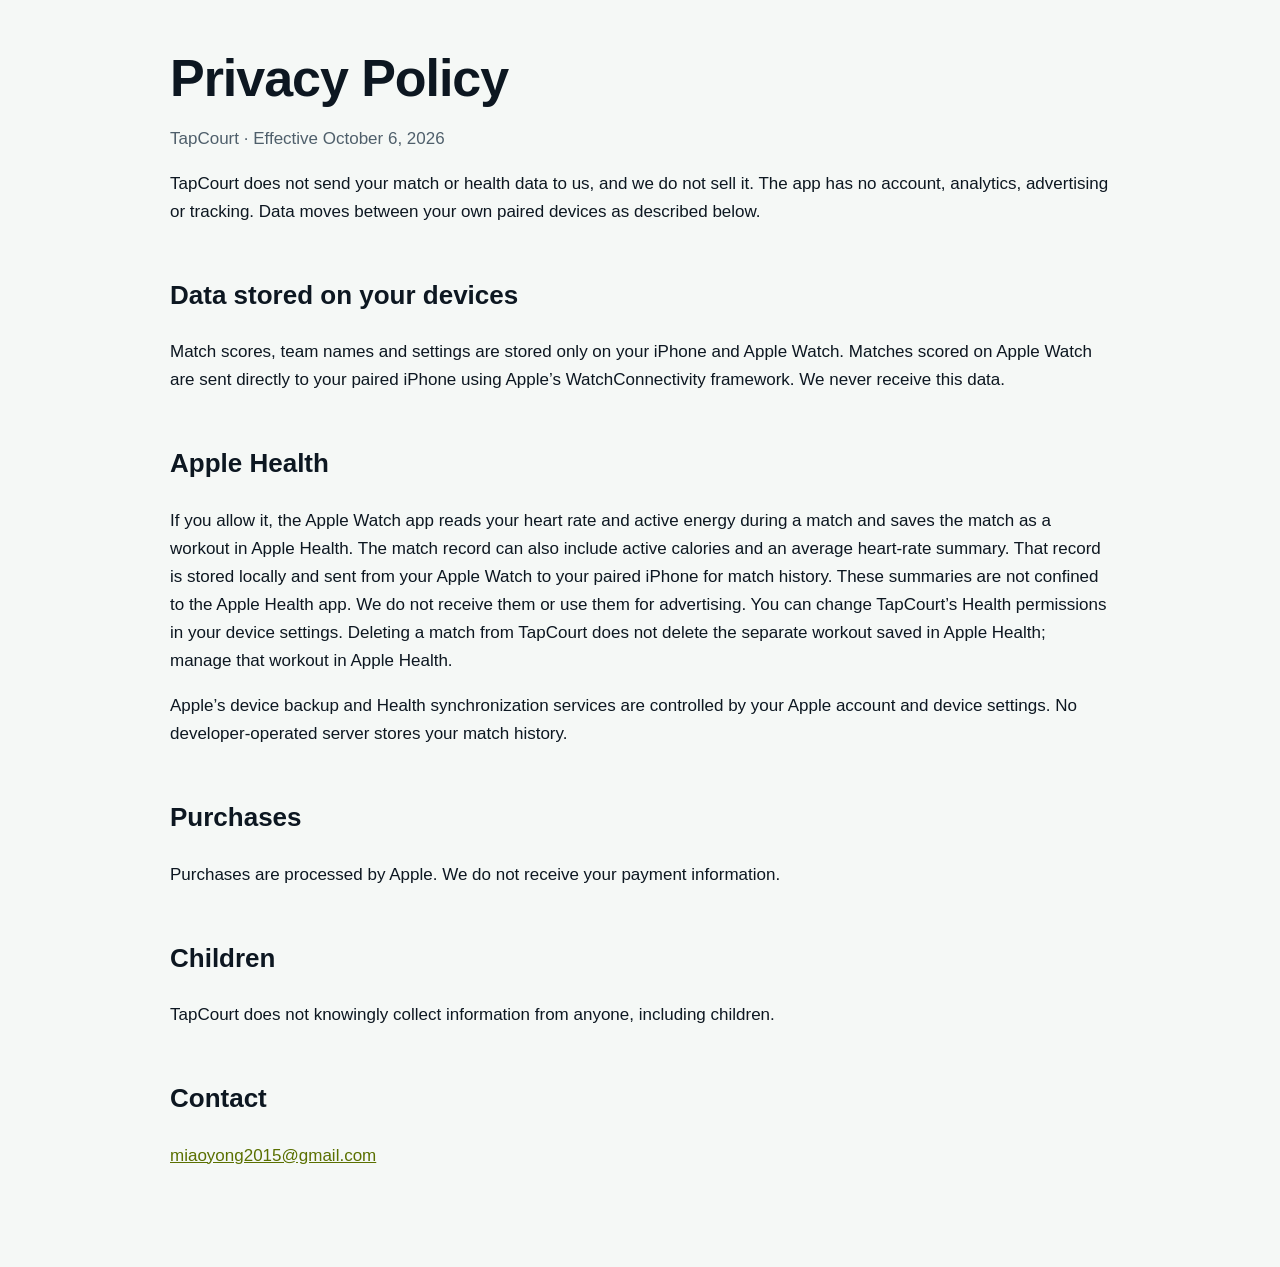
<file: privacy.html>
<!doctype html><html lang="en"><head><meta charset="utf-8"><meta name="viewport" content="width=device-width,initial-scale=1">
<title>TapCourt Privacy Policy</title><link rel="stylesheet" href="style.css"></head><body><main>
<h1>Privacy Policy</h1><p class="muted">TapCourt · Effective October 6, 2026</p>
<p>TapCourt does not send your match or health data to us, and we do not sell it. The app has no account, analytics, advertising or tracking. Data moves between your own paired devices as described below.</p>
<h2>Data stored on your devices</h2>
<p>Match scores, team names and settings are stored only on your iPhone and Apple Watch. Matches scored on Apple Watch are sent directly to your paired iPhone using Apple’s WatchConnectivity framework. We never receive this data.</p>
<h2>Apple Health</h2>
<p>If you allow it, the Apple Watch app reads your heart rate and active energy during a match and saves the match as a workout in Apple Health. The match record can also include active calories and an average heart-rate summary. That record is stored locally and sent from your Apple Watch to your paired iPhone for match history. These summaries are not confined to the Apple Health app. We do not receive them or use them for advertising. You can change TapCourt’s Health permissions in your device settings. Deleting a match from TapCourt does not delete the separate workout saved in Apple Health; manage that workout in Apple Health.</p>
<p>Apple’s device backup and Health synchronization services are controlled by your Apple account and device settings. No developer-operated server stores your match history.</p>
<h2>Purchases</h2>
<p>Purchases are processed by Apple. We do not receive your payment information.</p>
<h2>Children</h2>
<p>TapCourt does not knowingly collect information from anyone, including children.</p>
<h2>Contact</h2>
<p><a href="mailto:miaoyong2015@gmail.com">miaoyong2015@gmail.com</a></p>
</main></body></html>
</file>
<file: style.css>
:root{--bg:#0b141b;--panel:#121f28;--fg:#eef3f6;--muted:#9fb0bd;--ball:#d7f04a;--sky:#5ac8fa;--line:#22323d}
@media (prefers-color-scheme: light){:root{--bg:#f5f8f6;--panel:#ffffff;--fg:#0d1721;--muted:#4f5f6b;--ball:#5a7000;--sky:#0a6aa0;--line:#dfe6e2}}
*{box-sizing:border-box}
body{margin:0;background:var(--bg);color:var(--fg);font:17px/1.65 -apple-system,BlinkMacSystemFont,"Segoe UI",Roboto,sans-serif}
main{max-width:980px;margin:0 auto;padding:40px 20px 80px}
article{max-width:720px;margin:0 auto}
h1{font-size:clamp(32px,6vw,52px);line-height:1.1;margin:.2em 0;letter-spacing:-.02em}
h2{font-size:26px;margin-top:48px}
h3{font-size:19px;margin-bottom:4px}
a{color:var(--ball)}
.muted{color:var(--muted)}
.hero{display:grid;grid-template-columns:1.1fr .9fr;gap:32px;align-items:center}
.hero img.shot{width:100%;max-width:380px;border-radius:28px;justify-self:center}
.brand{display:flex;gap:12px;align-items:center;font-weight:800;font-size:20px}
.brand img{width:44px;height:44px;border-radius:10px}
.badge img{height:54px;margin-top:16px}
.grid{display:grid;grid-template-columns:repeat(auto-fit,minmax(220px,1fr));gap:16px}
.card{background:var(--panel);border:1px solid var(--line);border-radius:18px;padding:18px}
.shots{display:flex;gap:14px;overflow-x:auto;padding-bottom:8px}
.shots img{height:420px;border-radius:22px}
table{border-collapse:collapse;width:100%;margin:12px 0}
td,th{border-bottom:1px solid var(--line);padding:8px 6px;text-align:left}
.cta{background:var(--panel);border:1px solid var(--line);border-radius:18px;padding:20px;margin-top:40px}
footer{margin-top:60px;color:var(--muted);font-size:14px}
@media (max-width:760px){.hero{grid-template-columns:1fr}.shots img{height:340px}}
</file>
